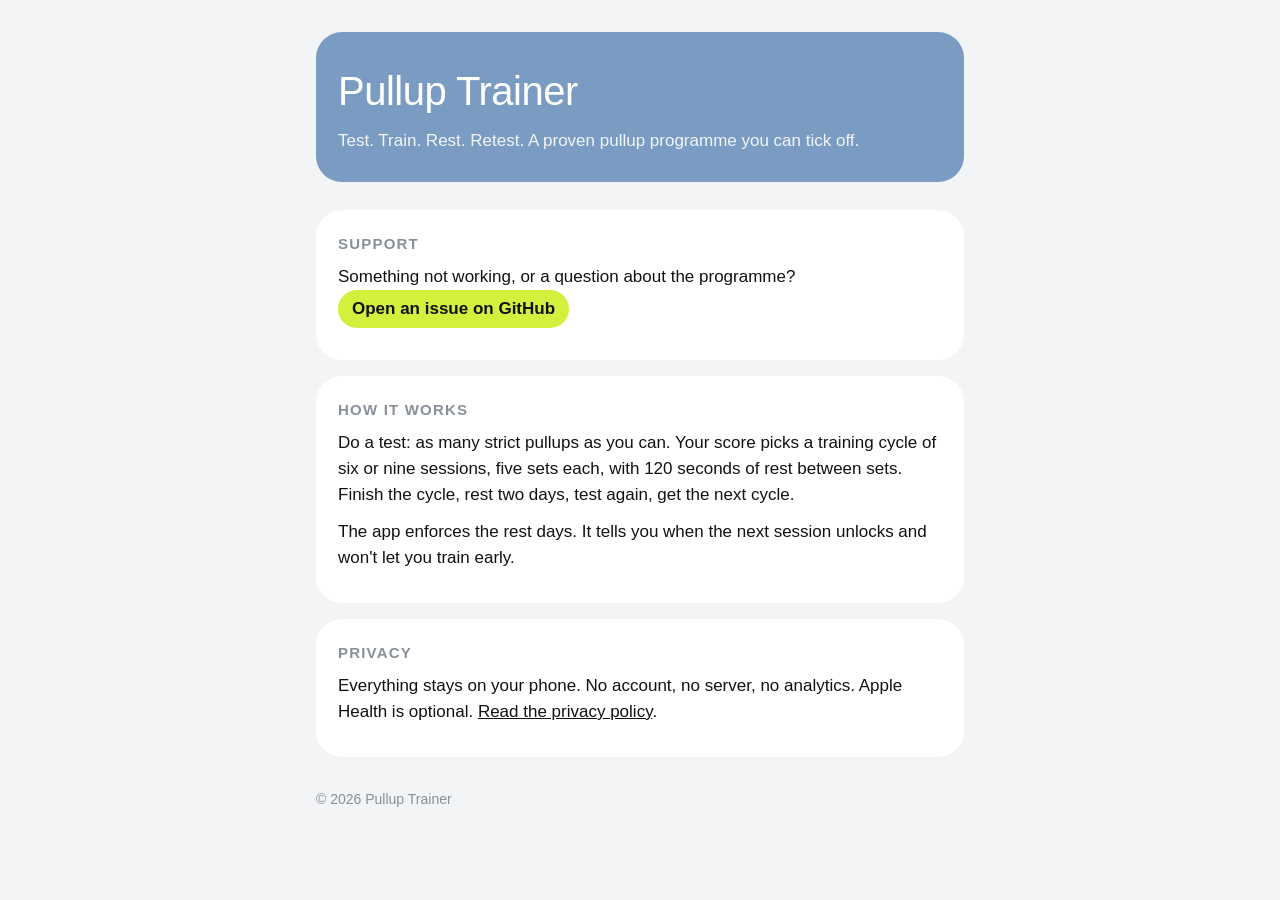
<file: index.html>
<!doctype html>
<html lang="en">
<head>
<meta charset="utf-8">
<meta name="viewport" content="width=device-width, initial-scale=1">
<title>Pullup Trainer — Support</title>
<link rel="stylesheet" href="style.css">
</head>
<body>
<main>
  <div class="hero">
    <h1>Pullup Trainer</h1>
    <p>Test. Train. Rest. Retest. A proven pullup programme you can tick off.</p>
  </div>

  <div class="card">
    <h2>Support</h2>
    <p>Something not working, or a question about the programme? <a class="pill" href="https://github.com/pulluptrainer/pulluptrainer.github.io/issues">Open an issue on GitHub</a></p>
  </div>

  <div class="card">
    <h2>How it works</h2>
    <p>Do a test: as many strict pullups as you can. Your score picks a training cycle of six or nine sessions, five sets each, with 120 seconds of rest between sets. Finish the cycle, rest two days, test again, get the next cycle.</p>
    <p>The app enforces the rest days. It tells you when the next session unlocks and won't let you train early.</p>
  </div>

  <div class="card">
    <h2>Privacy</h2>
    <p>Everything stays on your phone. No account, no server, no analytics. Apple Health is optional. <a href="privacy.html">Read the privacy policy</a>.</p>
  </div>

  <footer>© 2026 Pullup Trainer</footer>
</main>
</body>
</html>
</file>
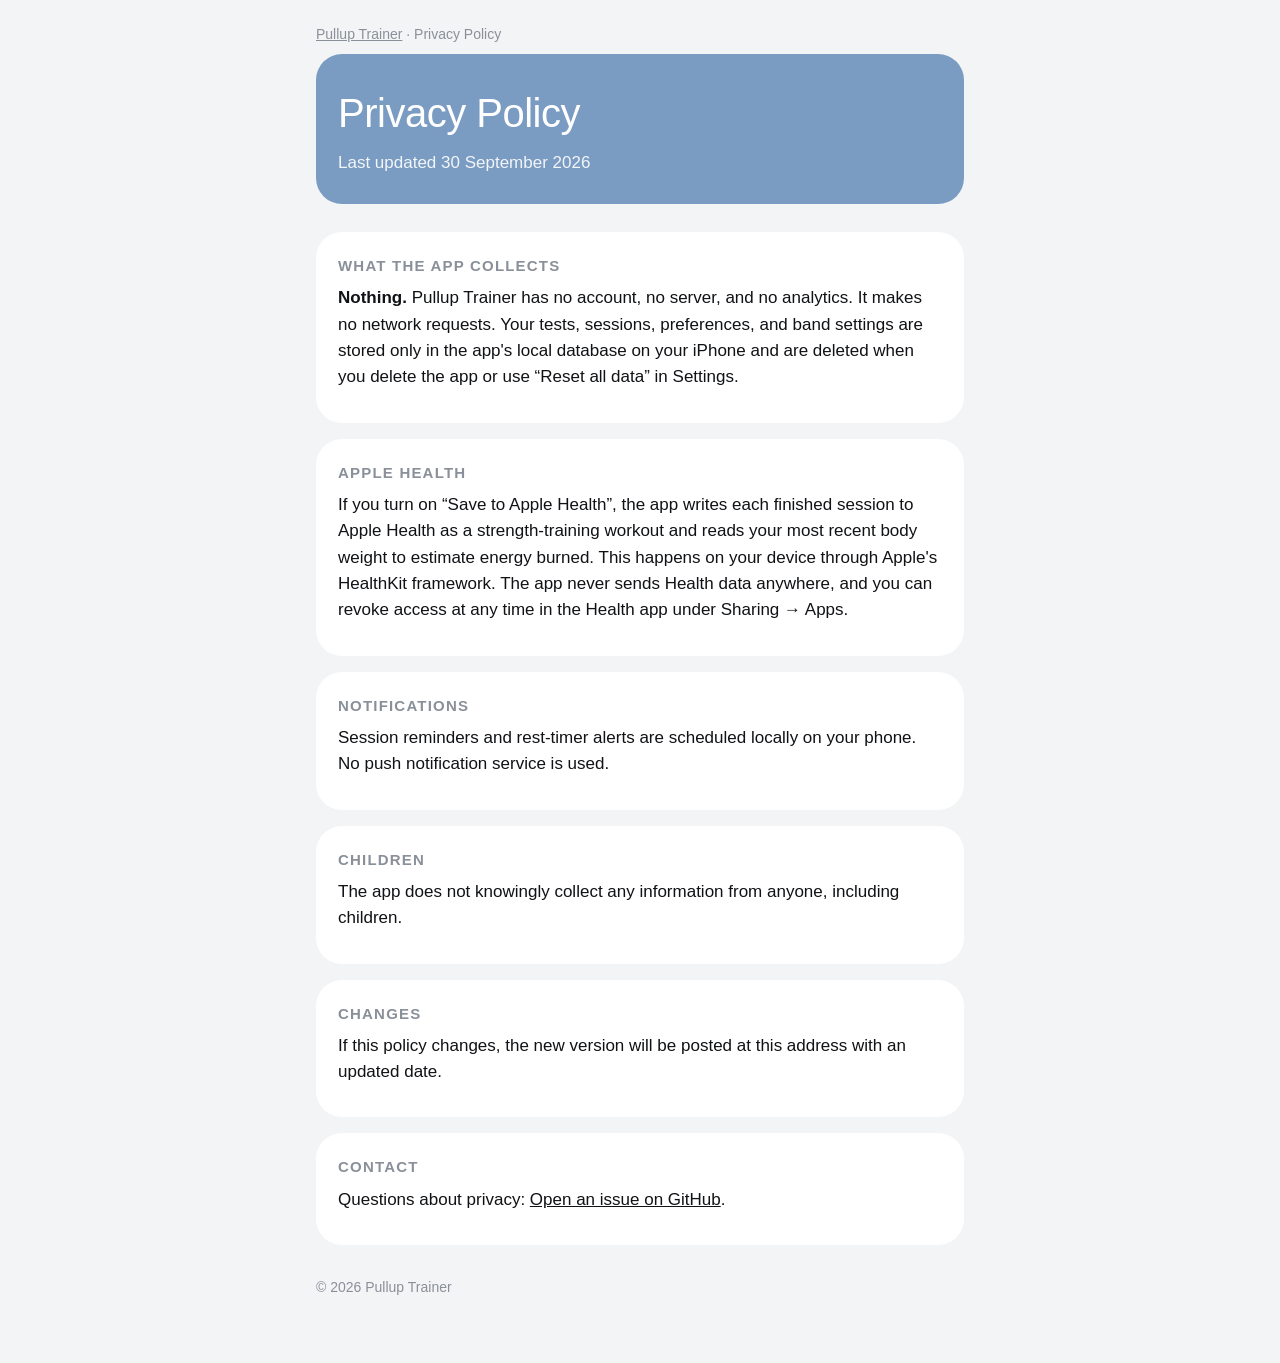
<file: privacy.html>
<!doctype html>
<html lang="en">
<head>
<meta charset="utf-8">
<meta name="viewport" content="width=device-width, initial-scale=1">
<title>Pullup Trainer — Privacy Policy</title>
<link rel="stylesheet" href="style.css">
</head>
<body>
<main>
  <nav><a href="./">Pullup Trainer</a> · Privacy Policy</nav>
  <div class="hero">
    <h1>Privacy Policy</h1>
    <p>Last updated 30 September 2026</p>
  </div>

  <div class="card">
    <h2>What the app collects</h2>
    <p><strong>Nothing.</strong> Pullup Trainer has no account, no server, and no analytics. It makes no network requests. Your tests, sessions, preferences, and band settings are stored only in the app's local database on your iPhone and are deleted when you delete the app or use “Reset all data” in Settings.</p>
  </div>

  <div class="card">
    <h2>Apple Health</h2>
    <p>If you turn on “Save to Apple Health”, the app writes each finished session to Apple Health as a strength-training workout and reads your most recent body weight to estimate energy burned. This happens on your device through Apple's HealthKit framework. The app never sends Health data anywhere, and you can revoke access at any time in the Health app under Sharing → Apps.</p>
  </div>

  <div class="card">
    <h2>Notifications</h2>
    <p>Session reminders and rest-timer alerts are scheduled locally on your phone. No push notification service is used.</p>
  </div>

  <div class="card">
    <h2>Children</h2>
    <p>The app does not knowingly collect any information from anyone, including children.</p>
  </div>

  <div class="card">
    <h2>Changes</h2>
    <p>If this policy changes, the new version will be posted at this address with an updated date.</p>
  </div>

  <div class="card">
    <h2>Contact</h2>
    <p>Questions about privacy: <a href="https://github.com/pulluptrainer/pulluptrainer.github.io/issues">Open an issue on GitHub</a>.</p>
  </div>

  <footer>© 2026 Pullup Trainer</footer>
</main>
</body>
</html>
</file>
<file: style.css>
:root { --canvas:#F3F4F6; --surface:#fff; --hero:#7B9CC2; --lime:#D2F03C; --ink:#101215; --muted:#8A9099; --hair:#E3E6E9; }
@media (prefers-color-scheme: dark) { :root { --canvas:#0E0F11; --surface:#17191C; --hero:#33506E; --lime:#C7E637; --ink:#F2F3F5; --muted:#8E949D; --hair:#2A2E34; } }
* { box-sizing:border-box; }
body { margin:0; background:var(--canvas); color:var(--ink); font:17px/1.55 -apple-system,BlinkMacSystemFont,"SF Pro Text",Helvetica,Arial,sans-serif; }
main { max-width:680px; margin:0 auto; padding:24px 16px 64px; }
.hero { background:var(--hero); color:#fff; border-radius:26px; padding:28px 22px; margin:8px 0 28px; }
.hero h1 { margin:0 0 6px; font-size:40px; font-weight:300; letter-spacing:-.5px; }
.hero p { margin:0; opacity:.9; }
.card { background:var(--surface); border-radius:26px; padding:22px; margin:0 0 16px; }
h2 { font-size:15px; text-transform:uppercase; letter-spacing:.08em; color:var(--muted); margin:0 0 8px; }
p, li { margin:0 0 10px; }
a { color:inherit; }
.pill { display:inline-block; background:var(--lime); color:#101215; border-radius:999px; padding:6px 14px; font-weight:600; text-decoration:none; }
nav { font-size:14px; color:var(--muted); margin-bottom:8px; }
footer { color:var(--muted); font-size:14px; margin-top:32px; }
</file>
